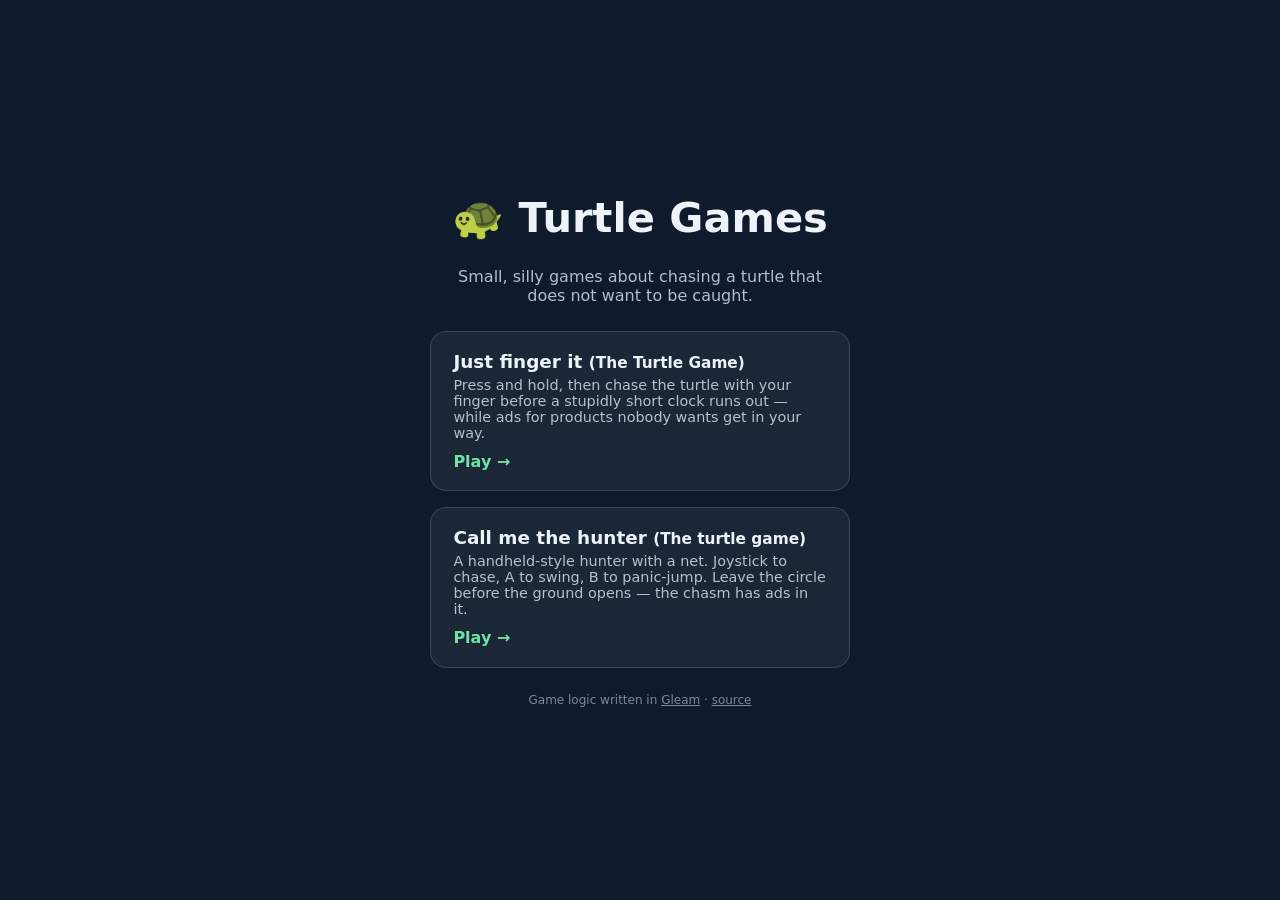
<file: index.html>
<!doctype html>
<html lang="en">
  <head>
    <meta charset="utf-8" />
    <meta name="viewport" content="width=device-width, initial-scale=1" />
    <title>Turtle Games</title>
    <meta name="description" content="Small, silly turtle-chasing games. Written in Gleam." />
    <link
      rel="icon"
      href="data:image/svg+xml,<svg xmlns=%22http://www.w3.org/2000/svg%22 viewBox=%220 0 100 100%22><text y=%22.9em%22 font-size=%2290%22>🐢</text></svg>"
    />
    <style>
      * {
        box-sizing: border-box;
      }
      body {
        margin: 0;
        min-height: 100vh;
        display: flex;
        flex-direction: column;
        align-items: center;
        justify-content: center;
        gap: 1.6rem;
        padding: 2rem 1rem;
        background: #0f1b2d;
        color: #eef3fa;
        font-family: system-ui, sans-serif;
        text-align: center;
      }
      h1 {
        margin: 0;
        font-size: clamp(1.8rem, 7vw, 2.6rem);
      }
      .tagline {
        margin: 0;
        max-width: 38ch;
        opacity: 0.75;
      }
      .games {
        display: flex;
        flex-direction: column;
        gap: 1rem;
        width: 100%;
        max-width: 420px;
      }
      .game-card {
        display: block;
        padding: 1.2rem 1.4rem;
        border: 1px solid rgba(255, 255, 255, 0.14);
        border-radius: 16px;
        background: rgba(255, 255, 255, 0.05);
        color: inherit;
        text-decoration: none;
        text-align: left;
        transition: transform 0.12s ease, background 0.12s ease;
      }
      a.game-card:hover,
      a.game-card:focus-visible {
        background: rgba(255, 255, 255, 0.1);
        transform: translateY(-2px);
      }
      .game-card h2 {
        margin: 0 0 0.3rem;
        font-size: 1.15rem;
      }
      .game-card p {
        margin: 0;
        font-size: 0.9rem;
        opacity: 0.75;
      }
      .play {
        display: inline-block;
        margin-top: 0.7rem;
        font-weight: 700;
        color: #6fe3a5;
      }
      .game-card.soon {
        opacity: 0.6;
        border-style: dashed;
      }
      footer {
        font-size: 0.75rem;
        opacity: 0.5;
      }
      footer a {
        color: inherit;
      }
    </style>
  </head>
  <body>
    <h1>🐢 Turtle Games</h1>
    <p class="tagline">Small, silly games about chasing a turtle that does not want to be caught.</p>

    <nav class="games" aria-label="Games">
      <a class="game-card" href="./just-finger-it/">
        <h2>Just finger it <small>(The Turtle Game)</small></h2>
        <p>
          Press and hold, then chase the turtle with your finger before a stupidly short clock
          runs out — while ads for products nobody wants get in your way.
        </p>
        <span class="play">Play →</span>
      </a>

      <a class="game-card" href="./call-me-the-hunter/">
        <h2>Call me the hunter <small>(The turtle game)</small></h2>
        <p>
          A handheld-style hunter with a net. Joystick to chase, A to swing, B to panic-jump.
          Leave the circle before the ground opens — the chasm has ads in it.
        </p>
        <span class="play">Play →</span>
      </a>
    </nav>

    <footer>
      Game logic written in <a href="https://gleam.run">Gleam</a> ·
      <a href="https://github.com/molly-dog-enterprises/turtle-game">source</a>
    </footer>
  </body>
</html>
</file>
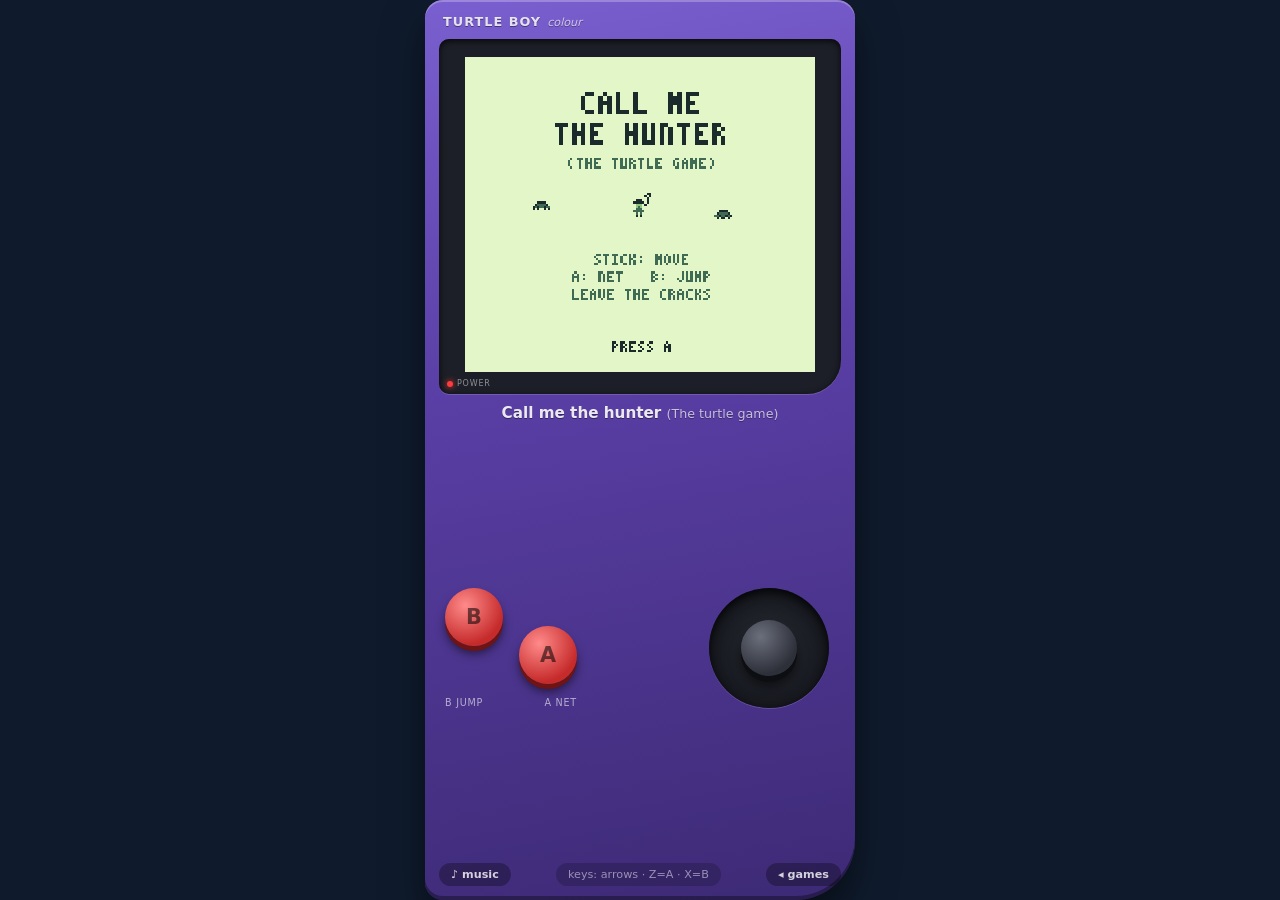
<file: call-me-the-hunter/index.html>
<!doctype html>
<html lang="en">
  <head>
    <meta charset="utf-8" />
    <meta
      name="viewport"
      content="width=device-width, initial-scale=1, viewport-fit=cover, user-scalable=no"
    />
    <title>Call me the hunter (The turtle game)</title>
    <meta
      name="description"
      content="Net the turtles. Dodge the chasms. Ignore the ads. A handheld-style turtle game."
    />
    <link rel="stylesheet" href="./style.css" />
    <link
      rel="icon"
      href="data:image/svg+xml,<svg xmlns=%22http://www.w3.org/2000/svg%22 viewBox=%220 0 100 100%22><text y=%22.9em%22 font-size=%2290%22>🥅</text></svg>"
    />
  </head>
  <body>
    <main class="console" id="console">
      <div class="brand">
        <span class="brand-name">TURTLE BOY</span>
        <span class="brand-model">colour</span>
      </div>

      <div class="bezel">
        <div class="screen-wrap" id="screen-wrap">
          <canvas id="screen" width="160" height="144" aria-label="Game screen"></canvas>
          <div id="ad" class="ad" hidden>
            <span class="ad-badge">AD</span>
            <strong class="ad-product" id="ad-product"></strong>
            <em class="ad-tagline" id="ad-tagline"></em>
            <span class="ad-cta">BUY NOW!!</span>
          </div>
        </div>
        <div class="power"><i class="power-led" id="power-led"></i> POWER</div>
      </div>

      <div class="game-name">
        Call me the hunter <small>(The turtle game)</small>
      </div>

      <div class="controls">
        <div class="buttons">
          <button id="btn-b" class="btn btn-b" type="button" aria-label="B: emergency jump">B</button>
          <button id="btn-a" class="btn btn-a" type="button" aria-label="A: swing the net">A</button>
          <div class="btn-labels"><span>B jump</span><span>A net</span></div>
        </div>
        <div class="stick" id="stick" aria-label="Joystick">
          <div class="stick-base">
            <div class="knob" id="knob"></div>
          </div>
        </div>
      </div>

      <div class="bottom-row">
        <button id="music" class="pill" type="button">♪ music</button>
        <span class="pill pill-hint">keys: arrows · Z=A · X=B</span>
        <a class="pill" href="../">◂ games</a>
      </div>
    </main>

    <script type="module" src="./app.js"></script>
  </body>
</html>
</file>
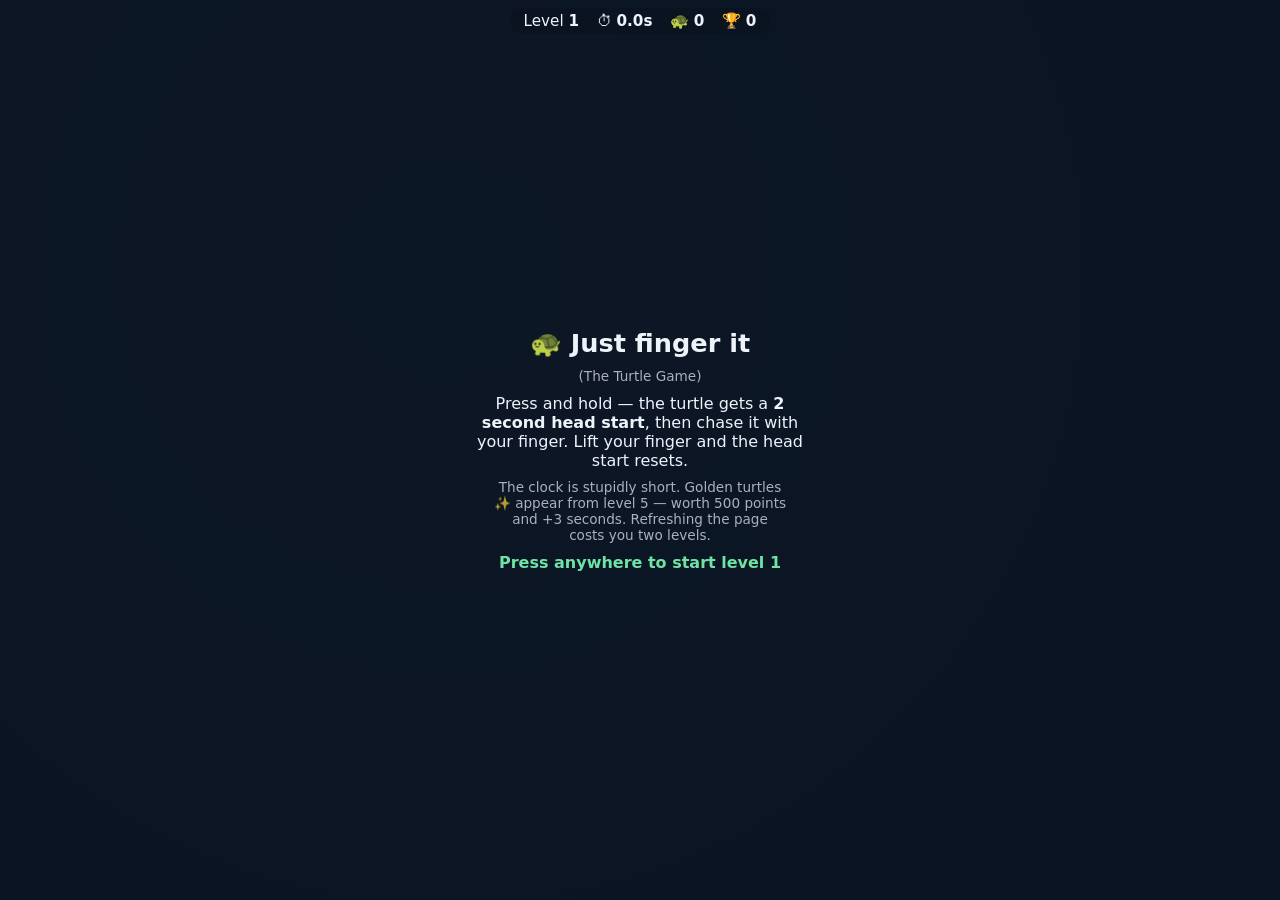
<file: just-finger-it/index.html>
<!doctype html>
<html lang="en">
  <head>
    <meta charset="utf-8" />
    <meta
      name="viewport"
      content="width=device-width, initial-scale=1, viewport-fit=cover, user-scalable=no"
    />
    <title>Just finger it (The Turtle Game)</title>
    <meta name="description" content="Chase the turtle before the stupidly short clock runs out." />
    <link rel="stylesheet" href="./style.css" />
    <link
      rel="icon"
      href="data:image/svg+xml,<svg xmlns=%22http://www.w3.org/2000/svg%22 viewBox=%220 0 100 100%22><text y=%22.9em%22 font-size=%2290%22>🐢</text></svg>"
    />
  </head>
  <body>
    <div class="turtle-page">
      <header class="hud">
        <span class="hud-item">Level <strong id="hud-level">1</strong></span>
        <span class="hud-item" id="hud-time-item">⏱ <strong id="hud-time">0.0s</strong></span>
        <span class="hud-item">🐢 <strong id="hud-left">0</strong></span>
        <span class="hud-item">🏆 <strong id="hud-score">0</strong></span>
      </header>

      <div id="arena" class="arena">
        <div id="sprites" class="sprites"></div>

        <div id="grace" class="grace" hidden></div>

        <div id="interstitial" class="interstitial" hidden>
          <div class="interstitial-card">
            <span class="ad-badge">AD</span>
            <p class="interstitial-kicker">A word from our sponsors</p>
            <strong class="interstitial-product" id="int-product"></strong>
            <em class="interstitial-tagline" id="int-tagline"></em>
            <span class="ad-cta">BUY NOW!!</span>
            <button class="interstitial-skip" id="int-skip" disabled>Skip</button>
            <p class="interstitial-note">Game paused. The turtle is also waiting. Probably.</p>
          </div>
        </div>

        <div id="overlay" class="overlay" hidden></div>
      </div>
    </div>
    <script type="module" src="./app.js"></script>
  </body>
</html>
</file>
<file: call-me-the-hunter/style.css>
* {
  box-sizing: border-box;
}

html,
body {
  margin: 0;
  min-height: 100%;
  background: #0f1b2d;
  color: #eef3fa;
  font-family: system-ui, sans-serif;
  touch-action: manipulation;
  -webkit-user-select: none;
  user-select: none;
}

[hidden] {
  display: none !important;
}

/* ---------------------------------------------------------------------------
   The handheld. Deliberately not grey, not a Game Boy, legally distinct.
   --------------------------------------------------------------------------- */

.console {
  --plastic: #5a3fa6;
  --plastic-dark: #3d2a75;
  --plastic-light: #7a5fd0;
  position: relative;
  width: min(100vw, 430px);
  margin: 0 auto;
  padding: 14px 14px calc(env(safe-area-inset-bottom, 0px) + 14px);
  min-height: 100vh;
  display: flex;
  flex-direction: column;
  gap: 10px;
  background: linear-gradient(170deg, var(--plastic-light), var(--plastic) 40%, var(--plastic-dark));
  border-radius: 18px 18px 60px 18px;
  box-shadow:
    inset 0 2px 0 rgba(255, 255, 255, 0.25),
    inset 0 -4px 0 rgba(0, 0, 0, 0.35),
    0 20px 40px rgba(0, 0, 0, 0.5);
}

.brand {
  display: flex;
  align-items: baseline;
  gap: 6px;
  padding-left: 4px;
  font-weight: 900;
  letter-spacing: 0.08em;
  font-size: 0.8rem;
  color: rgba(255, 255, 255, 0.85);
  text-shadow: 0 1px 0 rgba(0, 0, 0, 0.4);
}
.brand-model {
  font-weight: 400;
  font-style: italic;
  letter-spacing: 0;
  font-size: 0.7rem;
  opacity: 0.8;
}

.bezel {
  position: relative;
  padding: 18px 26px 22px;
  background: #1c1f27;
  border-radius: 10px 10px 34px 10px;
  box-shadow:
    inset 0 2px 6px rgba(0, 0, 0, 0.8),
    0 1px 0 rgba(255, 255, 255, 0.15);
}

.screen-wrap {
  position: relative;
  width: 100%;
  aspect-ratio: 160 / 144;
  background: #e3f6c8;
  box-shadow: inset 0 0 0 2px #0a0d12;
  overflow: hidden;
}
#screen {
  display: block;
  width: 100%;
  height: 100%;
  image-rendering: pixelated;
  image-rendering: crisp-edges;
}

.power {
  position: absolute;
  left: 8px;
  bottom: 6px;
  display: flex;
  align-items: center;
  gap: 4px;
  font-size: 0.5rem;
  letter-spacing: 0.1em;
  color: rgba(255, 255, 255, 0.5);
}
.power-led {
  width: 6px;
  height: 6px;
  border-radius: 50%;
  background: #ff3b3b;
  box-shadow: 0 0 6px #ff3b3b;
}

.game-name {
  text-align: center;
  font-weight: 800;
  font-size: 0.95rem;
  color: rgba(255, 255, 255, 0.9);
  text-shadow: 0 1px 0 rgba(0, 0, 0, 0.4);
}
.game-name small {
  font-weight: 400;
  opacity: 0.75;
}

/* ---------------------------------------------------------------------------
   Controls: two buttons on the left, the stick on the right. As specified.
   --------------------------------------------------------------------------- */

.controls {
  flex: 1;
  display: flex;
  align-items: center;
  justify-content: space-between;
  padding: 10px 6px 0;
  gap: 12px;
}

.buttons {
  position: relative;
  width: 132px;
  height: 120px;
}
.btn {
  position: absolute;
  width: 58px;
  height: 58px;
  border-radius: 50%;
  border: 0;
  font: 900 1.3rem system-ui, sans-serif;
  color: rgba(0, 0, 0, 0.55);
  background: radial-gradient(circle at 35% 30%, #ff8a8a, #c62b2b 70%);
  box-shadow:
    0 5px 0 #6e1414,
    0 8px 10px rgba(0, 0, 0, 0.5);
  touch-action: none;
  -webkit-tap-highlight-color: transparent;
}
.btn:active,
.btn.down {
  transform: translateY(4px);
  box-shadow:
    0 1px 0 #6e1414,
    0 3px 6px rgba(0, 0, 0, 0.5);
}
.btn-b {
  left: 0;
  top: 0;
}
.btn-a {
  right: 0;
  bottom: 24px;
}
.btn-labels {
  position: absolute;
  left: 0;
  right: 0;
  bottom: 0;
  display: flex;
  justify-content: space-between;
  font-size: 0.6rem;
  letter-spacing: 0.08em;
  text-transform: uppercase;
  color: rgba(255, 255, 255, 0.6);
}

.stick {
  width: 132px;
  height: 132px;
  display: grid;
  place-items: center;
  touch-action: none;
  -webkit-tap-highlight-color: transparent;
}
.stick-base {
  position: relative;
  width: 120px;
  height: 120px;
  border-radius: 50%;
  background: radial-gradient(circle at 50% 50%, #2a2d36, #15171d 70%);
  box-shadow:
    inset 0 4px 10px rgba(0, 0, 0, 0.8),
    0 1px 0 rgba(255, 255, 255, 0.15);
}
.knob {
  position: absolute;
  left: 50%;
  top: 50%;
  width: 56px;
  height: 56px;
  margin: -28px 0 0 -28px;
  border-radius: 50%;
  background: radial-gradient(circle at 35% 30%, #6b6f7c, #2d3039 70%);
  box-shadow:
    0 6px 0 #0d0e12,
    0 10px 12px rgba(0, 0, 0, 0.6);
  transition: transform 0.05s linear;
}

.bottom-row {
  display: flex;
  justify-content: space-between;
  align-items: center;
  gap: 8px;
}
.pill {
  display: inline-block;
  padding: 5px 12px;
  border: 0;
  border-radius: 999px;
  background: rgba(0, 0, 0, 0.3);
  color: rgba(255, 255, 255, 0.8);
  font: 700 0.7rem system-ui, sans-serif;
  text-decoration: none;
  cursor: pointer;
}
.pill-hint {
  font-weight: 400;
  opacity: 0.6;
}
#music.off {
  text-decoration: line-through;
  opacity: 0.6;
}

@media (max-width: 360px) {
  .pill-hint {
    display: none;
  }
}
/* Pointer devices get the keyboard hint; fingers don't need it. */
@media (hover: none) {
  .pill-hint {
    display: none;
  }
}

/* ---------------------------------------------------------------------------
   The ad that rotates up out of the chasm. New card designs, same old idea.
   --------------------------------------------------------------------------- */

.ad {
  position: absolute;
  width: 46%;
  padding: 6px 8px;
  display: flex;
  flex-direction: column;
  align-items: center;
  gap: 2px;
  text-align: center;
  border: 2px solid #111;
  border-radius: 6px;
  box-shadow: 3px 3px 0 #111;
  transform: translate(-50%, -50%) scale(0) rotate(-720deg);
  animation: rotate-out 0.9s cubic-bezier(0.2, 1.2, 0.3, 1) forwards;
  pointer-events: none;
  font-family: Georgia, 'Times New Roman', serif;
}
.ad.leaving {
  animation: sink 0.5s ease-in forwards;
}
@keyframes rotate-out {
  to {
    transform: translate(-50%, -50%) scale(1) rotate(0deg);
  }
}
@keyframes sink {
  to {
    transform: translate(-50%, -50%) scale(0.2) rotate(360deg);
    opacity: 0;
  }
}
.ad-badge {
  align-self: flex-start;
  font: 900 0.45rem system-ui, sans-serif;
  padding: 1px 4px;
  background: #111;
  color: #fff;
  letter-spacing: 0.1em;
}
.ad-product {
  font-size: clamp(0.7rem, 3.4vw, 0.95rem);
  line-height: 1.1;
}
.ad-tagline {
  font-size: clamp(0.55rem, 2.6vw, 0.7rem);
  line-height: 1.15;
}
.ad-cta {
  margin-top: 2px;
  font: 900 0.55rem system-ui, sans-serif;
  letter-spacing: 0.05em;
  padding: 2px 8px;
  border-radius: 3px;
}

/* Six card looks, picked by ad id. */
.ad.look-0 { background: #ffd93d; color: #1b1b1b; }
.ad.look-0 .ad-cta { background: #1b1b1b; color: #ffd93d; }
.ad.look-1 { background: #1b1b1b; color: #ffd93d; border-color: #ffd93d; box-shadow: 3px 3px 0 #ffd93d; }
.ad.look-1 .ad-cta { background: #ffd93d; color: #1b1b1b; }
.ad.look-2 { background: #ff6f91; color: #fff; }
.ad.look-2 .ad-cta { background: #fff; color: #ff6f91; }
.ad.look-3 { background: repeating-linear-gradient(45deg, #6fe3ff 0 6px, #e8fbff 6px 12px); color: #0a2a33; }
.ad.look-3 .ad-cta { background: #0a2a33; color: #6fe3ff; }
.ad.look-4 { background: #f2e8c9; color: #4a2a0a; border-style: double; border-width: 4px; }
.ad.look-4 .ad-cta { background: #4a2a0a; color: #f2e8c9; }
.ad.look-5 { background: #2bd37a; color: #0b2a18; }
.ad.look-5 .ad-cta { background: #0b2a18; color: #2bd37a; }
</file>
<file: just-finger-it/style.css>
* {
  box-sizing: border-box;
}

body {
  margin: 0;
  background: #0f1b2d;
}

[hidden] {
  display: none !important;
}

.turtle-page {
  position: fixed;
  inset: 0;
  background: #0f1b2d;
  color: #eef3fa;
  font-family: system-ui, sans-serif;
}

.hud {
  position: absolute;
  top: calc(env(safe-area-inset-top, 0px) + 8px);
  left: 50%;
  transform: translateX(-50%);
  z-index: 7;
  display: flex;
  gap: 1.1rem;
  justify-content: center;
  font-size: clamp(0.75rem, 2.6vw, 0.95rem);
  padding: 4px 14px;
  border-radius: 999px;
  background: rgba(10, 18, 30, 0.6);
  pointer-events: none;
  white-space: nowrap;
}
.hud-item strong {
  font-variant-numeric: tabular-nums;
}
.panic {
  color: #ff5d5d;
  animation: pulse 0.5s infinite alternate;
}
@keyframes pulse {
  from {
    opacity: 1;
  }
  to {
    opacity: 0.45;
  }
}

.arena {
  position: absolute;
  inset: 0;
  background: radial-gradient(circle at 35% 30%, #16324f, #102338 70%);
  overflow: hidden;
  touch-action: none;
  user-select: none;
  -webkit-user-select: none;
  cursor: crosshair;
}

.sprites {
  position: absolute;
  inset: 0;
}

.turtle {
  position: absolute;
  font-size: 2.4rem;
  line-height: 1;
  z-index: 1;
  pointer-events: none;
  filter: drop-shadow(0 3px 4px rgba(0, 0, 0, 0.45));
}
.turtle.golden {
  filter: drop-shadow(0 0 10px #ffd34d) sepia(1) saturate(3) hue-rotate(-15deg);
}
/* Head start running: the turtle is untouchable, and flashes red to say so */
.turtle.shielded {
  animation: shield-flash 0.35s infinite alternate;
}
@keyframes shield-flash {
  from {
    filter: sepia(1) saturate(9) hue-rotate(-55deg) drop-shadow(0 0 10px #ff4040);
  }
  to {
    filter: drop-shadow(0 3px 4px rgba(0, 0, 0, 0.45));
  }
}

/* Garish fake ads — turtles hide behind them */
.ad {
  position: absolute;
  z-index: 2;
  display: flex;
  flex-direction: column;
  justify-content: center;
  gap: 2px;
  padding: 6px 10px;
  background: repeating-linear-gradient(
    135deg,
    #fff23e,
    #fff23e 14px,
    #ffd1f0 14px,
    #ffd1f0 28px
  );
  border: 3px dashed #ff2fb3;
  border-radius: 6px;
  color: #311b00;
  text-align: center;
  box-shadow: 0 6px 18px rgba(0, 0, 0, 0.5);
  overflow: hidden;
  transition:
    left 0.15s ease,
    top 0.15s ease,
    width 0.15s ease,
    height 0.15s ease;
}
.ad.flashing {
  z-index: 5;
  border-width: 8px;
}
.ad.flashing .ad-product {
  font-size: clamp(1.4rem, 7vw, 2.6rem);
}
.ad.flashing .ad-tagline {
  font-size: clamp(0.9rem, 4vw, 1.4rem);
}
.ad.flashing .ad-cta {
  font-size: 1rem;
}
.ad-badge {
  position: absolute;
  top: 3px;
  left: 5px;
  font-size: 0.55rem;
  font-weight: 700;
  background: #311b00;
  color: #fff23e;
  padding: 0 4px;
  border-radius: 3px;
}
.ad-close {
  position: absolute;
  top: 2px;
  right: 3px;
  border: 1px solid #311b00;
  background: #fff;
  font-size: 0.65rem;
  line-height: 1;
  padding: 2px 4px;
  cursor: pointer;
  border-radius: 3px;
}
.ad-product {
  font-size: clamp(0.7rem, 2.4vw, 1rem);
}
.ad-tagline {
  font-size: clamp(0.55rem, 1.8vw, 0.75rem);
}
.ad-cta {
  font-size: 0.6rem;
  font-weight: 800;
  color: #d4007e;
  animation: pulse 0.4s infinite alternate;
}

.grace {
  position: absolute;
  top: calc(env(safe-area-inset-top, 0px) + 44px);
  left: 50%;
  transform: translateX(-50%);
  z-index: 3;
  background: rgba(0, 0, 0, 0.55);
  padding: 4px 12px;
  border-radius: 999px;
  font-size: 0.85rem;
  pointer-events: none;
  white-space: nowrap;
}
.grace-warn {
  color: #ffd34d;
}

/* Full-screen interstitial: pauses the game, skip unlocks after a delay */
.interstitial {
  position: absolute;
  inset: 0;
  z-index: 6;
  display: flex;
  align-items: center;
  justify-content: center;
  padding: 1rem;
  background: rgba(10, 18, 30, 0.75);
}
.interstitial-card {
  position: relative;
  display: flex;
  flex-direction: column;
  align-items: center;
  gap: 0.45rem;
  width: min(85%, 340px);
  padding: 1.6rem 1.2rem 1.1rem;
  background: repeating-linear-gradient(
    135deg,
    #fff23e,
    #fff23e 14px,
    #ffd1f0 14px,
    #ffd1f0 28px
  );
  border: 4px dashed #ff2fb3;
  border-radius: 10px;
  color: #311b00;
  text-align: center;
  box-shadow: 0 12px 40px rgba(0, 0, 0, 0.6);
}
.interstitial-kicker {
  margin: 0;
  font-size: 0.65rem;
  font-weight: 700;
  letter-spacing: 0.12em;
  text-transform: uppercase;
  opacity: 0.75;
}
.interstitial-product {
  font-size: 1.3rem;
}
.interstitial-tagline {
  font-size: 0.85rem;
}
.interstitial-skip {
  margin-top: 0.4rem;
  padding: 6px 16px;
  border: 2px solid #311b00;
  border-radius: 999px;
  background: #fff;
  font-weight: 700;
  font-size: 0.85rem;
  cursor: pointer;
}
.interstitial-skip:disabled {
  opacity: 0.55;
  cursor: wait;
}
.interstitial-note {
  margin: 0;
  font-size: 0.65rem;
  opacity: 0.7;
}

.overlay {
  position: absolute;
  inset: 0;
  z-index: 4;
  display: flex;
  flex-direction: column;
  align-items: center;
  justify-content: center;
  gap: 0.6rem;
  padding: 1.5rem;
  text-align: center;
  background: rgba(10, 18, 30, 0.82);
  pointer-events: none;
}
.overlay h1 {
  margin: 0;
  font-size: 1.6rem;
}
.overlay p {
  margin: 0;
  max-width: 34ch;
}
.overlay-small {
  opacity: 0.7;
  font-size: 0.85rem;
}
.overlay-tap {
  margin-top: 0.6rem;
  font-weight: 700;
  color: #6fe3a5;
  animation: pulse 0.9s infinite alternate;
}
/* The overlay itself lets presses fall through to the arena; the restart
   button is the one thing on it that catches them. */
.restart-btn {
  pointer-events: auto;
  margin-top: 0.4rem;
  padding: 8px 18px;
  border: 1px solid rgba(255, 255, 255, 0.35);
  border-radius: 999px;
  background: rgba(255, 255, 255, 0.08);
  color: inherit;
  font: inherit;
  font-size: 0.9rem;
  font-weight: 700;
  cursor: pointer;
}
.restart-btn:active {
  background: rgba(255, 255, 255, 0.2);
}
</file>
